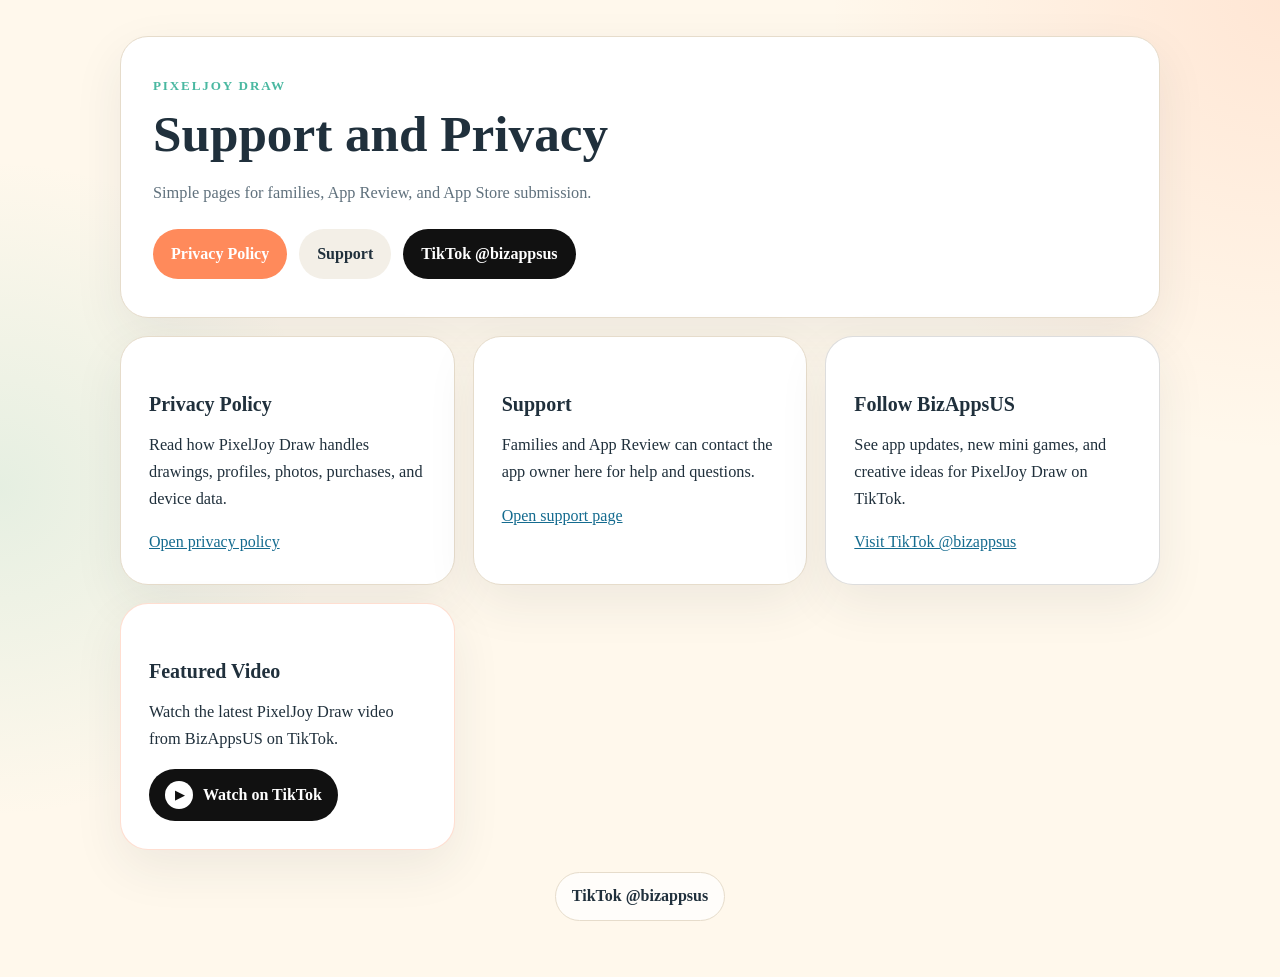
<file: index.html>
<!doctype html>
<html lang="en">
<head>
  <meta charset="utf-8">
  <meta name="viewport" content="width=device-width, initial-scale=1">
  <title>PixelJoy Draw</title>
  <meta name="description" content="Support and privacy information for PixelJoy Draw.">
  <link rel="stylesheet" href="styles.css">
</head>
<body>
  <main class="page">
    <section class="hero card">
      <p class="eyebrow">PixelJoy Draw</p>
      <h1>Support and Privacy</h1>
      <p class="lead">Simple pages for families, App Review, and App Store submission.</p>
      <div class="actions">
        <a class="button" href="privacy.html">Privacy Policy</a>
        <a class="button button-secondary" href="support.html">Support</a>
        <a class="button button-tiktok" href="https://www.tiktok.com/@bizappsus?lang=en" target="_blank" rel="noopener noreferrer">TikTok @bizappsus</a>
      </div>
    </section>

    <section class="grid">
      <article class="card">
        <h2>Privacy Policy</h2>
        <p>Read how PixelJoy Draw handles drawings, profiles, photos, purchases, and device data.</p>
        <a class="text-link" href="privacy.html">Open privacy policy</a>
      </article>

      <article class="card">
        <h2>Support</h2>
        <p>Families and App Review can contact the app owner here for help and questions.</p>
        <a class="text-link" href="support.html">Open support page</a>
      </article>

      <article class="card social-card">
        <h2>Follow BizAppsUS</h2>
        <p>See app updates, new mini games, and creative ideas for PixelJoy Draw on TikTok.</p>
        <a class="text-link" href="https://www.tiktok.com/@bizappsus?lang=en" target="_blank" rel="noopener noreferrer">Visit TikTok @bizappsus</a>
      </article>

      <article class="card video-card">
        <h2>Featured Video</h2>
        <p>Watch the latest PixelJoy Draw video from BizAppsUS on TikTok.</p>
        <a class="video-link" href="https://www.tiktok.com/@bizappsus/video/7674661492511280397" target="_blank" rel="noopener noreferrer">
          <span class="play-mark">▶</span>
          Watch on TikTok
        </a>
      </article>
    </section>

    <footer class="site-footer">
      <a href="https://www.tiktok.com/@bizappsus?lang=en" target="_blank" rel="noopener noreferrer">TikTok @bizappsus</a>
    </footer>
  </main>
</body>
</html>
</file>
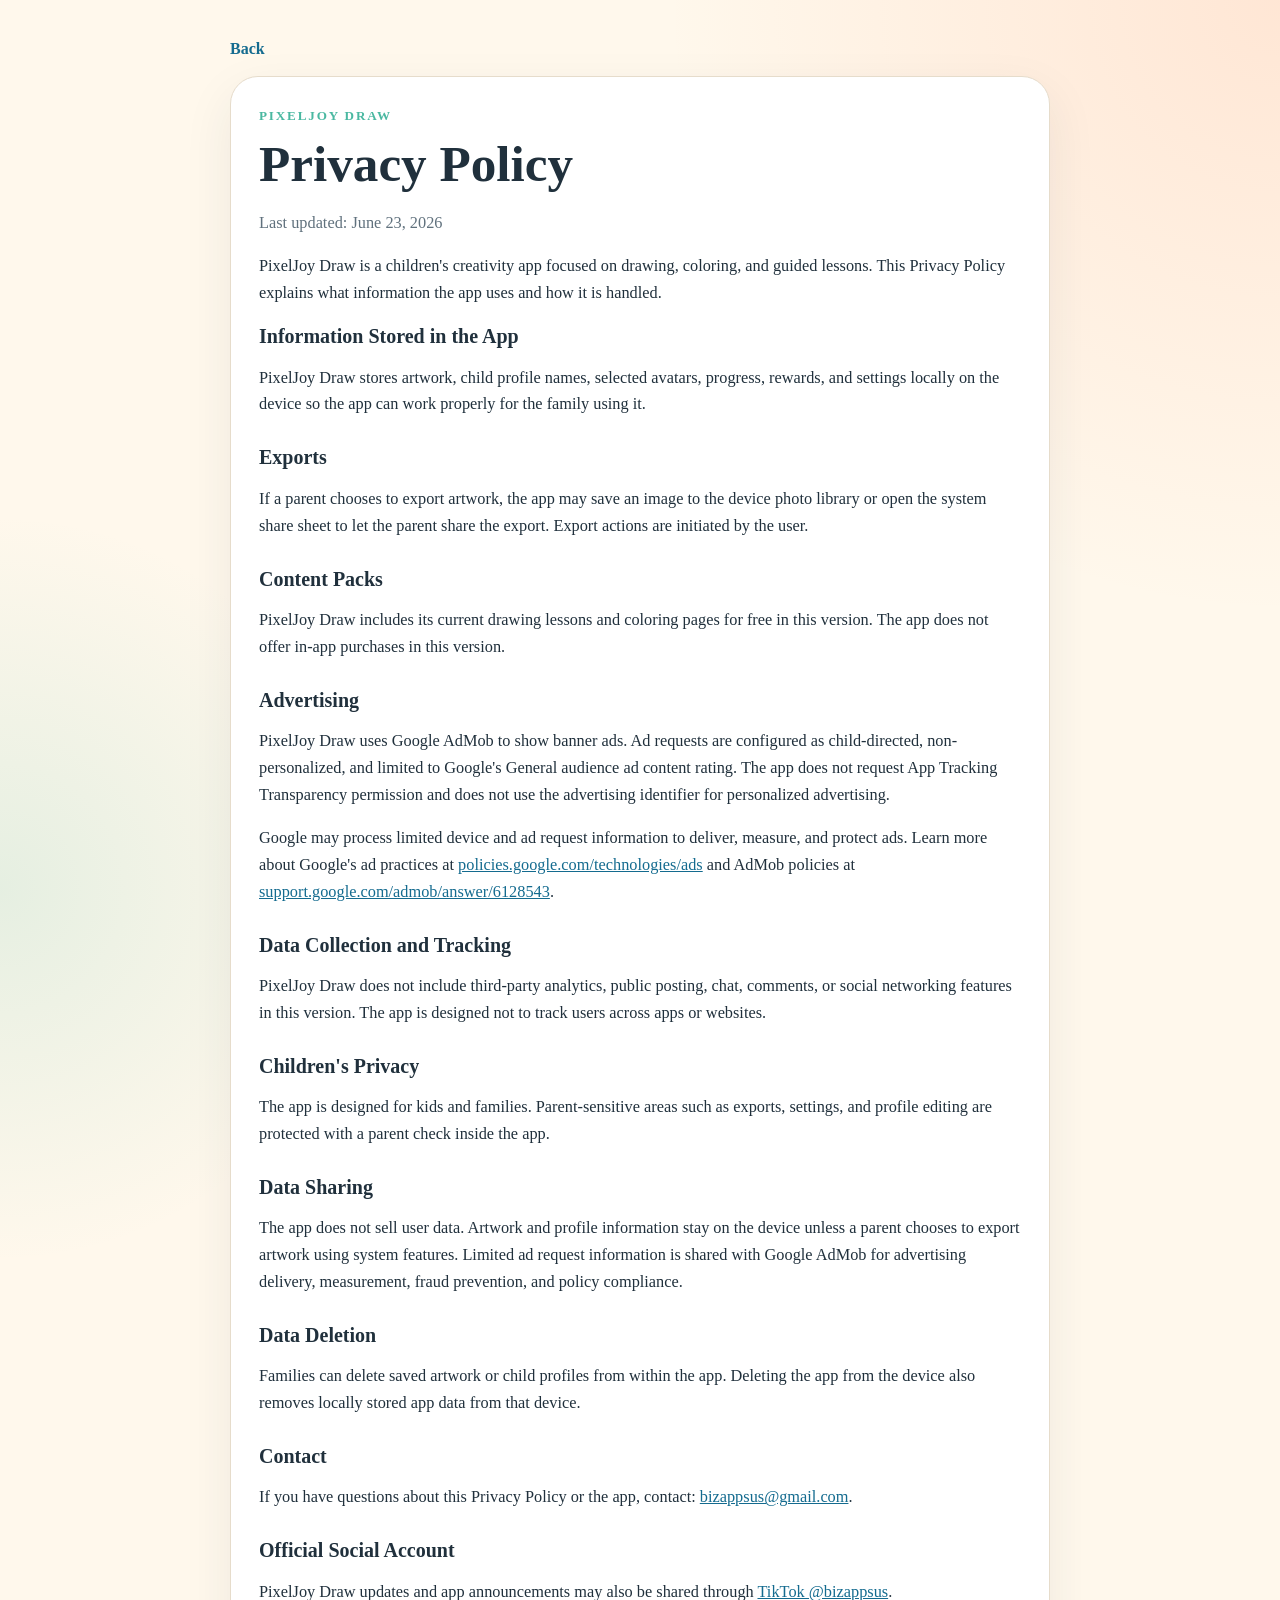
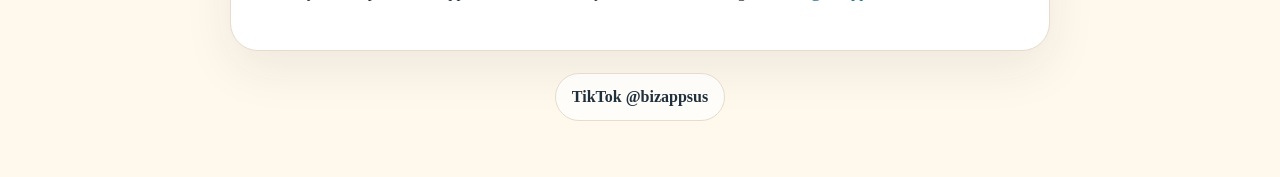
<file: privacy.html>
<!doctype html>
<html lang="en">
<head>
  <meta charset="utf-8">
  <meta name="viewport" content="width=device-width, initial-scale=1">
  <title>Privacy Policy | PixelJoy Draw</title>
  <meta name="description" content="Privacy Policy for PixelJoy Draw.">
  <link rel="stylesheet" href="styles.css">
</head>
<body>
  <main class="page narrow">
    <a class="back-link" href="index.html">Back</a>

    <article class="card legal">
      <p class="eyebrow">PixelJoy Draw</p>
      <h1>Privacy Policy</h1>
      <p class="meta">Last updated: June 23, 2026</p>

      <p>PixelJoy Draw is a children's creativity app focused on drawing, coloring, and guided lessons. This Privacy Policy explains what information the app uses and how it is handled.</p>

      <h2>Information Stored in the App</h2>
      <p>PixelJoy Draw stores artwork, child profile names, selected avatars, progress, rewards, and settings locally on the device so the app can work properly for the family using it.</p>

      <h2>Exports</h2>
      <p>If a parent chooses to export artwork, the app may save an image to the device photo library or open the system share sheet to let the parent share the export. Export actions are initiated by the user.</p>

      <h2>Content Packs</h2>
      <p>PixelJoy Draw includes its current drawing lessons and coloring pages for free in this version. The app does not offer in-app purchases in this version.</p>

      <h2>Advertising</h2>
      <p>PixelJoy Draw uses Google AdMob to show banner ads. Ad requests are configured as child-directed, non-personalized, and limited to Google's General audience ad content rating. The app does not request App Tracking Transparency permission and does not use the advertising identifier for personalized advertising.</p>
      <p>Google may process limited device and ad request information to deliver, measure, and protect ads. Learn more about Google's ad practices at <a href="https://policies.google.com/technologies/ads">policies.google.com/technologies/ads</a> and AdMob policies at <a href="https://support.google.com/admob/answer/6128543">support.google.com/admob/answer/6128543</a>.</p>

      <h2>Data Collection and Tracking</h2>
      <p>PixelJoy Draw does not include third-party analytics, public posting, chat, comments, or social networking features in this version. The app is designed not to track users across apps or websites.</p>

      <h2>Children's Privacy</h2>
      <p>The app is designed for kids and families. Parent-sensitive areas such as exports, settings, and profile editing are protected with a parent check inside the app.</p>

      <h2>Data Sharing</h2>
      <p>The app does not sell user data. Artwork and profile information stay on the device unless a parent chooses to export artwork using system features. Limited ad request information is shared with Google AdMob for advertising delivery, measurement, fraud prevention, and policy compliance.</p>

      <h2>Data Deletion</h2>
      <p>Families can delete saved artwork or child profiles from within the app. Deleting the app from the device also removes locally stored app data from that device.</p>

      <h2>Contact</h2>
      <p>If you have questions about this Privacy Policy or the app, contact: <a href="mailto:bizappsus@gmail.com">bizappsus@gmail.com</a>.</p>

      <h2>Official Social Account</h2>
      <p>PixelJoy Draw updates and app announcements may also be shared through <a href="https://www.tiktok.com/@bizappsus?lang=en" target="_blank" rel="noopener noreferrer">TikTok @bizappsus</a>.</p>
    </article>

    <footer class="site-footer">
      <a href="https://www.tiktok.com/@bizappsus?lang=en" target="_blank" rel="noopener noreferrer">TikTok @bizappsus</a>
    </footer>
  </main>
</body>
</html>
</file>
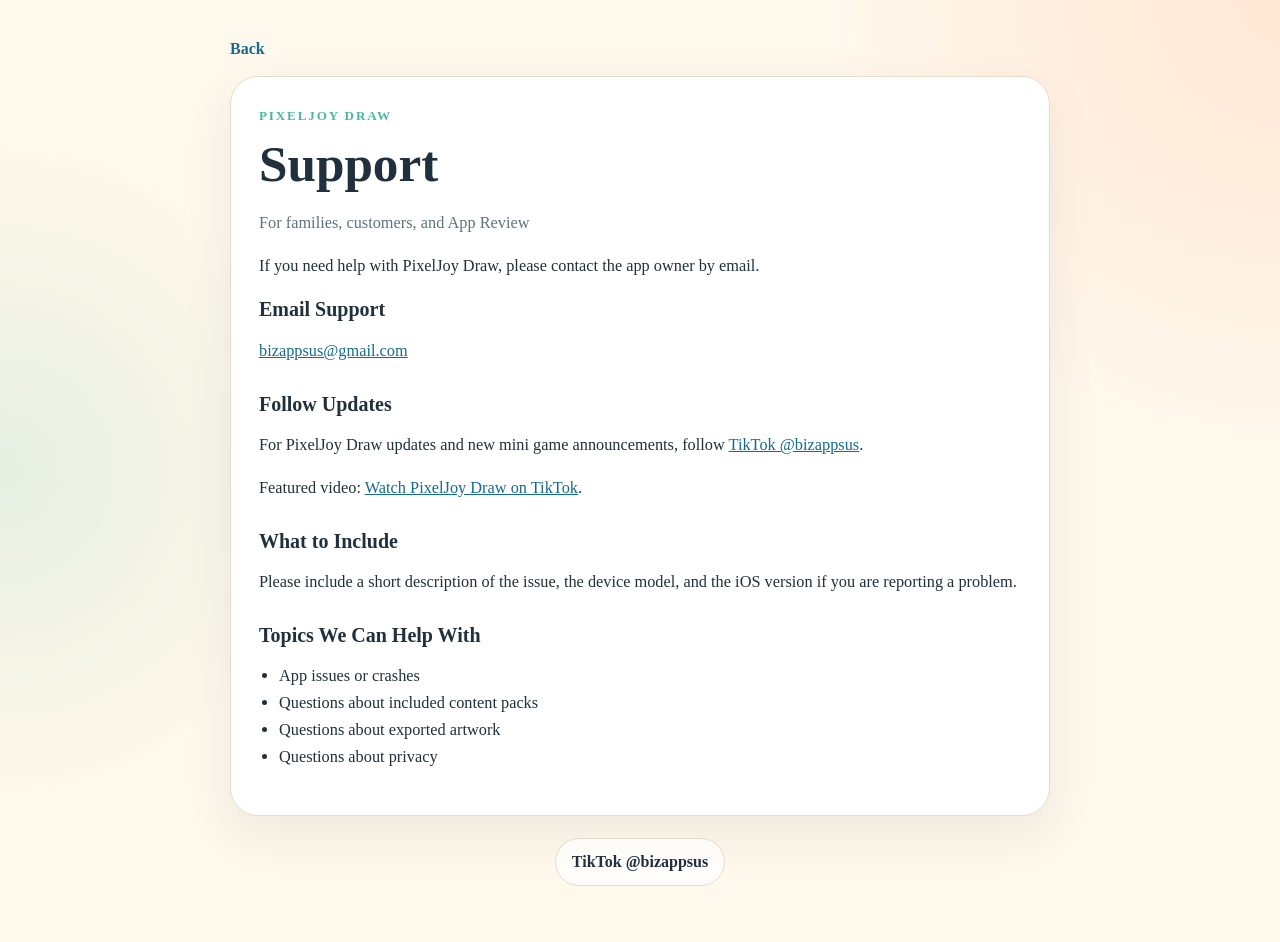
<file: support.html>
<!doctype html>
<html lang="en">
<head>
  <meta charset="utf-8">
  <meta name="viewport" content="width=device-width, initial-scale=1">
  <title>Support | PixelJoy Draw</title>
  <meta name="description" content="Support page for PixelJoy Draw.">
  <link rel="stylesheet" href="styles.css">
</head>
<body>
  <main class="page narrow">
    <a class="back-link" href="index.html">Back</a>

    <article class="card legal">
      <p class="eyebrow">PixelJoy Draw</p>
      <h1>Support</h1>
      <p class="meta">For families, customers, and App Review</p>

      <p>If you need help with PixelJoy Draw, please contact the app owner by email.</p>

      <h2>Email Support</h2>
      <p><a href="mailto:bizappsus@gmail.com">bizappsus@gmail.com</a></p>

      <h2>Follow Updates</h2>
      <p>For PixelJoy Draw updates and new mini game announcements, follow <a href="https://www.tiktok.com/@bizappsus?lang=en" target="_blank" rel="noopener noreferrer">TikTok @bizappsus</a>.</p>
      <p>Featured video: <a href="https://www.tiktok.com/@bizappsus/video/7674661492511280397" target="_blank" rel="noopener noreferrer">Watch PixelJoy Draw on TikTok</a>.</p>

      <h2>What to Include</h2>
      <p>Please include a short description of the issue, the device model, and the iOS version if you are reporting a problem.</p>

      <h2>Topics We Can Help With</h2>
      <ul>
        <li>App issues or crashes</li>
        <li>Questions about included content packs</li>
        <li>Questions about exported artwork</li>
        <li>Questions about privacy</li>
      </ul>
    </article>

    <footer class="site-footer">
      <a href="https://www.tiktok.com/@bizappsus?lang=en" target="_blank" rel="noopener noreferrer">TikTok @bizappsus</a>
    </footer>
  </main>
</body>
</html>
</file>
<file: styles.css>
:root {
  --bg: #fff8ec;
  --card: #ffffff;
  --ink: #20303c;
  --muted: #60717d;
  --line: #e6dccb;
  --accent: #ff8a5b;
  --accent-2: #4ab8a1;
  --shadow: 0 18px 50px rgba(32, 48, 60, 0.08);
}

* {
  box-sizing: border-box;
}

body {
  margin: 0;
  font-family: Georgia, "Times New Roman", serif;
  color: var(--ink);
  background:
    radial-gradient(circle at top right, rgba(255, 138, 91, 0.16), transparent 28%),
    radial-gradient(circle at left center, rgba(74, 184, 161, 0.14), transparent 24%),
    var(--bg);
  line-height: 1.65;
}

.page {
  width: min(1040px, calc(100% - 32px));
  margin: 0 auto;
  padding: 36px 0 56px;
}

.page.narrow {
  width: min(820px, calc(100% - 32px));
}

.card {
  background: var(--card);
  border: 1px solid var(--line);
  border-radius: 28px;
  box-shadow: var(--shadow);
  padding: 28px;
}

.hero {
  padding: 38px 32px;
}

.grid {
  display: grid;
  grid-template-columns: repeat(auto-fit, minmax(260px, 1fr));
  gap: 18px;
  margin-top: 18px;
}

.eyebrow {
  margin: 0 0 8px;
  font-size: 0.82rem;
  font-weight: 700;
  letter-spacing: 0.14em;
  text-transform: uppercase;
  color: var(--accent-2);
}

h1, h2 {
  line-height: 1.15;
}

h1 {
  margin: 0 0 12px;
  font-size: clamp(2.3rem, 4vw, 4.2rem);
}

h2 {
  margin: 28px 0 8px;
  font-size: 1.25rem;
}

.lead,
.meta,
p,
li {
  font-size: 1.02rem;
}

.lead,
.meta {
  color: var(--muted);
}

.actions {
  display: flex;
  flex-wrap: wrap;
  gap: 12px;
  margin-top: 22px;
}

.button,
.button-secondary {
  display: inline-block;
  padding: 12px 18px;
  border-radius: 999px;
  text-decoration: none;
  font-weight: 700;
}

.button {
  color: white;
  background: var(--accent);
}

.button-secondary {
  color: var(--ink);
  background: #f3efe7;
}

.button-tiktok {
  color: white;
  background: #111111;
}

.text-link,
.back-link,
a {
  color: #146b8f;
}

.back-link {
  display: inline-block;
  margin: 0 0 14px;
  text-decoration: none;
  font-weight: 700;
}

.legal h2:first-of-type {
  margin-top: 18px;
}

.social-card {
  border-color: rgba(17, 17, 17, 0.14);
}

.video-card {
  border-color: rgba(255, 138, 91, 0.28);
}

.video-link {
  display: inline-flex;
  align-items: center;
  gap: 10px;
  padding: 12px 16px;
  border-radius: 999px;
  color: white;
  background: #111111;
  text-decoration: none;
  font-weight: 700;
}

.play-mark {
  display: inline-grid;
  place-items: center;
  width: 28px;
  height: 28px;
  border-radius: 999px;
  color: #111111;
  background: white;
  font-size: 0.78rem;
}

.site-footer {
  margin-top: 22px;
  text-align: center;
  font-weight: 700;
}

.site-footer a {
  display: inline-block;
  padding: 10px 16px;
  border-radius: 999px;
  color: var(--ink);
  background: rgba(255, 255, 255, 0.74);
  text-decoration: none;
  border: 1px solid var(--line);
}

ul {
  padding-left: 20px;
}

@media (max-width: 640px) {
  .page,
  .page.narrow {
    width: min(100% - 20px, 100%);
    padding-top: 20px;
    padding-bottom: 30px;
  }

  .card,
  .hero {
    border-radius: 22px;
    padding: 22px 18px;
  }
}
</file>
